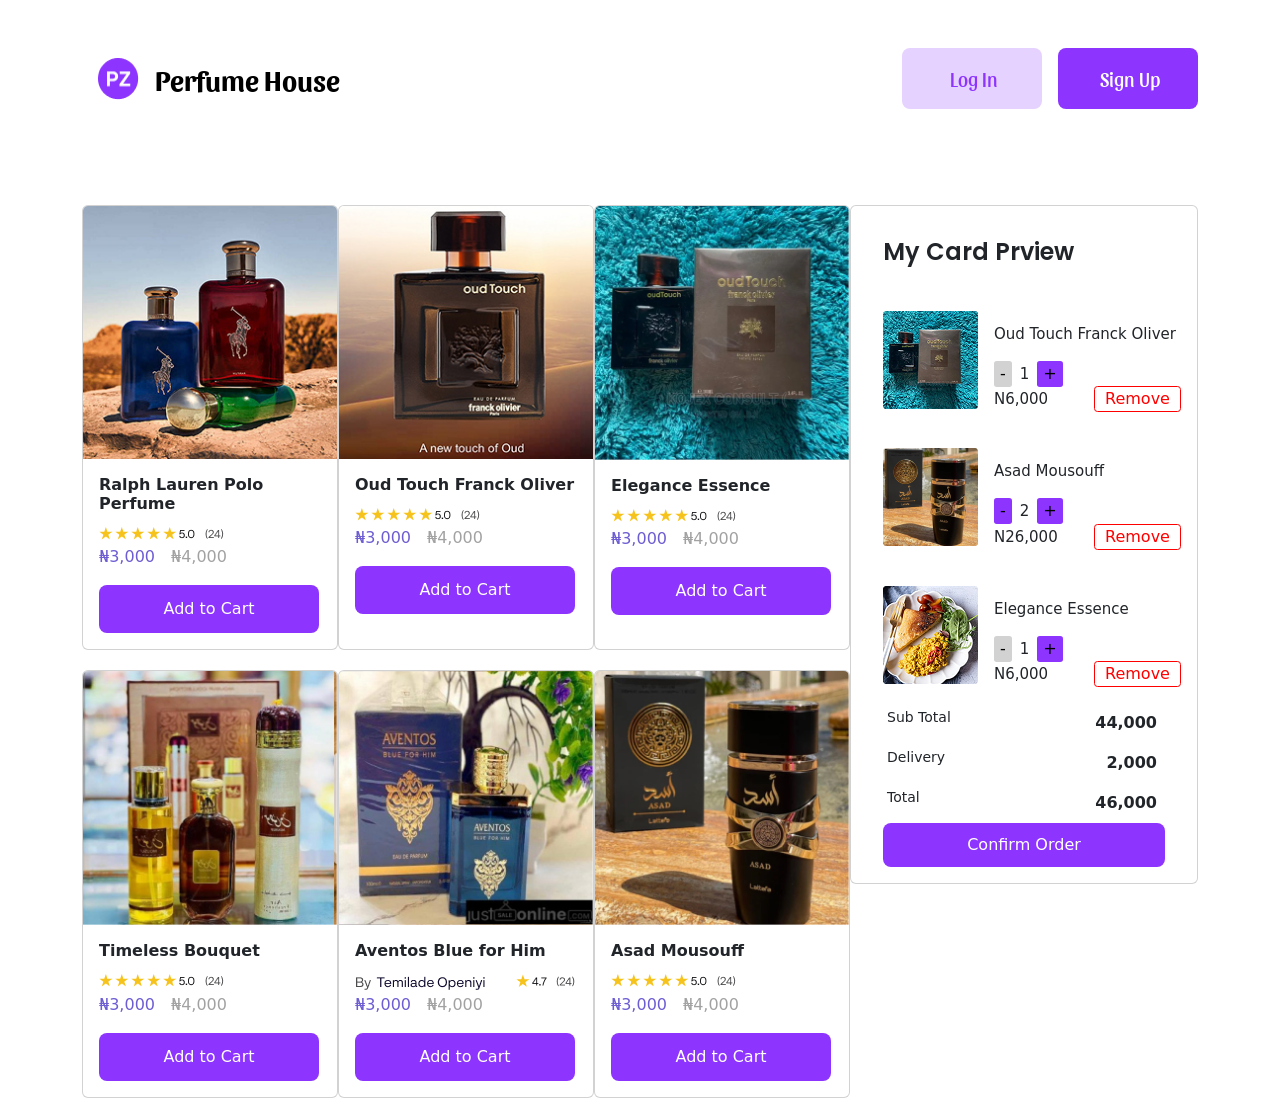
<file: index.html>
<!doctype html>
<html lang="en">

<head>
  <meta charset="UTF-8" />
  <meta name="viewport" content="width=device-width, initial-scale=1.0" />
  <title>Perfume</title>
  <link href="https://cdn.jsdelivr.net/npm/bootstrap@5.3.8/dist/css/bootstrap.min.css" rel="stylesheet"
    integrity="sha384-sRIl4kxILFvY47J16cr9ZwB07vP4J8+LH7qKQnuqkuIAvNWLzeN8tE5YBujZqJLB" crossorigin="anonymous" />
  <link rel="stylesheet" href="style.css" />
</head>

<body>
  <!-- Nav -->
  <nav class="navbar navbar-expand-lg">
    <div class="container">
      <a class="navbar-brand d-flex" href="index.html">
        <img src="assets/Group 9283 (1).png" alt="">
        <span class="d-none d-md-block">Perfume House</span>
      </a>
      <button class="navbar-toggler" type="button" data-bs-toggle="collapse" data-bs-target="#navbarSupportedContent"
        aria-controls="navbarSupportedContent" aria-expanded="false" aria-label="Toggle navigation">
        <span class="navbar-toggler-icon"></span>
      </button>
      <div class="collapse navbar-collapse" id="navbarSupportedContent">
        <ul class="navbar-nav me-auto mb-2 mb-lg-0">
        </ul>
        <div class="d-flex gap-3 nav-btn-div">
          <a href="login.html" class="btn btn-outline-success" id="btn-1">
            Log In
          </a>
          <a href="signup.html" class="btn btn-outline-success" id="btn-2">
            Sign Up
          </a>
        </div>
      </div>
    </div>
  </nav>



  <!-- Main -->
  <main class="d-flex flex-row">
    <div class="main-div container">
      <section class="cards d-flex flex-column">

        <div class="card-123 d-flex justify-content-between">
          <!-- Card 1 -->
          <div class="card">
            <img src="assets/image 1.png" class="card-img-top" alt="...">
            <div class="card-body">
              <h5 class="card-title">Ralph Lauren Polo Perfume</h5>
              <img class="item-25" src="assets/Frame 25.png" alt="frame25">
              <div class="d-flex gap-3">
                <p id="p-1">₦3,000
                <p id="p-2">₦4,000</p>
                </p>
              </div>
              <button class="card-btn">Add to Cart</button>
            </div>
          </div>

          <!-- Card 2 -->
          <div class="card">
            <img src="assets/image 1 (1).png" class="card-img-top" alt="...">
            <div class="card-body">
              <h5 class="card-title">Oud Touch Franck Oliver</h5>
              <img class="item-25" src="assets/Frame 25.png" alt="frame25">
              <div class="d-flex gap-3">
                <p id="p-1">₦3,000
                <p id="p-2">₦4,000</p>
                </p>
              </div>
              <button>Add to Cart</button>
            </div>
          </div>

          <!-- Card 3 -->
          <div class="card">
            <img src="assets/Images.png" class="card-img-top" alt="elegance">
            <div class="card-body">
              <h5 class="card-title">Elegance Essence</h5>
              <img class="item-25" src="assets/Frame 25.png" alt="frame25">
              <div class="d-flex gap-3">
                <p id="p-1">₦3,000
                <p id="p-2">₦4,000</p>
                </p>
              </div>
              <button>Add to Cart</button>
            </div>
          </div>
        </div>

        <div class="card-456 d-flex justify-content-between pt-1">
          <!-- Card 4 -->
          <div class="card">
            <img src="assets/Images (1).png" class="card-img-top" alt="...">
            <div class="card-body">
              <h5 class="card-title">Timeless Bouquet</h5>
              <img class="item-25" src="assets/Frame 25.png" alt="frame25">
              <div class="d-flex gap-3">
                <p id="p-1">₦3,000
                <p id="p-2">₦4,000</p>
                </p>
              </div>
              <button>Add to Cart</button>
            </div>
          </div>

          <!-- Card 5 -->
          <div class="card">
            <img src="assets/Images (2).png" class="card-img-top" alt="...">
            <div class="card-body">
              <h5 class="card-title">Aventos Blue for Him</h5>
              <img class="item-25" src="assets/Frame 26.png" alt="frame25">
              <div class="d-flex gap-3">
                <p id="p-1">₦3,000
                <p id="p-2">₦4,000</p>
                </p>
              </div>
              <button>Add to Cart</button>
            </div>
          </div>

          <!-- Card 6 -->
          <div class="card">
            <img src="assets/Images (3).png" class="card-img-top" alt="...">
            <div class="card-body">
              <h5 class="card-title">Asad Mousouff</h5>
              <img class="item-25" src="assets/Frame 25.png" alt="frame25">
              <div class="d-flex gap-3">
                <p id="p-1">₦3,000
                <p id="p-2">₦4,000</p>
                </p>
              </div>
              <button>Add to Cart</button>
            </div>
          </div>
        </div>
      </section>
      <!-- My Cart Preview -->
      <div>
        <div class="card mcp p-3" style="width: 348px">
          <div class="card-body">
            <h5 class="card-title">My Card Prview</h5>
          </div>

          <!-- 1 -->
          <div class="d-flex flex-column mcp-div">
            <div class="d-flex align-items-center">
              <img src="assets/Frame 1000004688.png" alt="">
              <div class="d-flex flex-column mcp-div-2">
                <div class="d-flex text-div">
                  <p>Oud Touch Franck Oliver</p>
                </div>

                <div class="d-flex gap-2 align-items-center mcp-num">
                  <button class="minus-btn-1">-</button>
                  <p class="mt-3">1</p><button class="plus-btn">+</button>
                </div>
                <div class="d-flex justify-content-between mcp-div-3">
                  <p>N6,000</p><button class="remove-btn">Remove</button>
                </div>
              </div>
            </div>
          </div>


          <!-- 2 -->
          <div class="d-flex flex-column mcp-div">
            <div class="d-flex align-items-center">
              <img src="assets/Frame 1000004688 (3).png" alt="">
              <div class="d-flex flex-column mcp-div-2">
                <div class="d-flex text-div">
                  <p>Asad Mousouff</p>
                </div>

                <div class="d-flex gap-2 align-items-center mcp-num">
                  <button class="minus-btn">-</button>
                  <p class="mt-3">2</p><button class="plus-btn">+</button>
                </div>
                <div class="d-flex justify-content-between mcp-div-3">
                  <p>N26,000</p><button class="remove-btn">Remove</button>
                </div>
              </div>
            </div>
          </div>

          <!-- 3 -->
          <div class="d-flex flex-column mcp-div">
            <div class="d-flex align-items-center">
              <img src="assets/Frame 1000004688 (4).png" alt="">
              <div class="d-flex flex-column mcp-div-2">
                <div class="d-flex text-div">
                  <p>Elegance Essence</p>
                </div>

                <div class="d-flex gap-2 align-items-center mcp-num">
                  <button class="minus-btn-1">-</button>
                  <p class="mt-3">1</p><button class="plus-btn">+</button>
                </div>
                <div class="d-flex justify-content-between mcp-div-3">
                  <p>N6,000</p><button class="remove-btn">Remove</button>
                </div>
              </div>
            </div>
          </div>

          <!-- Order Confirmation -->
          <div class="d-flex flex-column od-conf">
            <div class="d-flex justify-content-between od-conf-div">
              <p class="p-1">Sub Total</p>
              <p class="p-2">44,000</p>
            </div>
            <div class="d-flex justify-content-between od-conf-div">
              <p class="p-1">Delivery</p>
              <p class="p-2">2,000</p>
            </div>
            <div class="d-flex justify-content-between od-conf-div">
              <p class="p-1">Total</p>
              <p class="p-2">46,000</p>
            </div>
            <button>Confirm Order</button>
          </div>
        </div>


      </div>


    </div>
  </main>

  <!--  -->

  <script src="https://cdn.jsdelivr.net/npm/bootstrap@5.3.8/dist/js/bootstrap.bundle.min.js"
    integrity="sha384-FKyoEForCGlyvwx9Hj09JcYn3nv7wiPVlz7YYwJrWVcXK/BmnVDxM+D2scQbITxI"
    crossorigin="anonymous"></script>
</body>

</html>
</file>
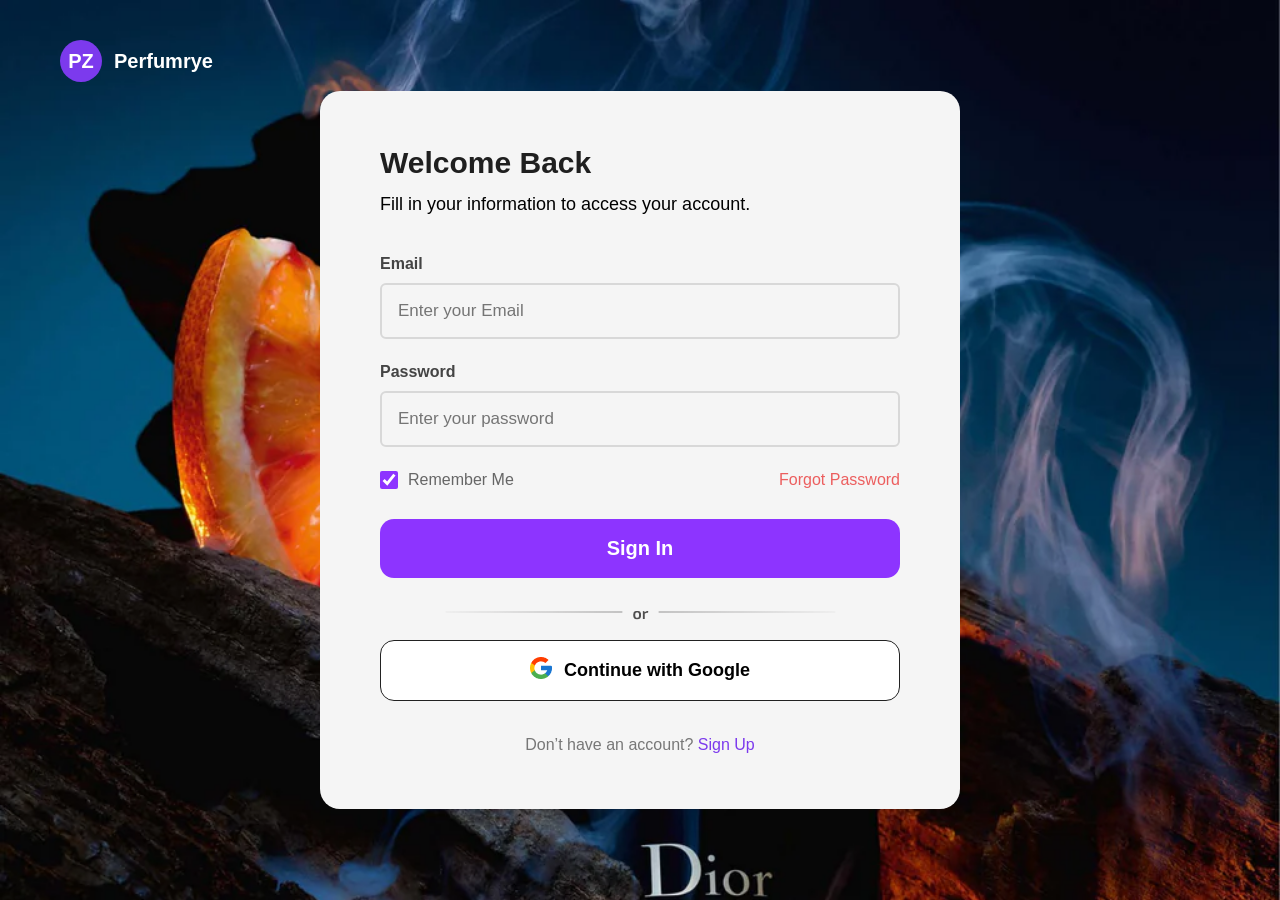
<file: login.html>
<!-- login.html -->

<!doctype html>
<html lang="en">
  <head>
    <meta charset="UTF-8" />
    <meta name="viewport" content="width=device-width, initial-scale=1.0" />
    <title>Perfume - Login</title>

    <link rel="stylesheet" href="login.css" />
  </head>

  <body>
    <div class="logo">
      <div class="logo-circle">PZ</div>
      <span>Perfumrye</span>
    </div>
    <div class="container">
      <div class="login-container">
        <h1>Welcome Back</h1>

        <p class="sub-text">Fill in your information to access your account.</p>

        <form>
          <div class="input-group">
            <label>Email</label>
            <input type="email" placeholder="Enter your Email" />
          </div>

          <div class="input-group">
            <label>Password</label>
            <input type="password" placeholder="Enter your password" />
          </div>

          <div class="options">
            <div class="remember">
              <input type="checkbox" checked />
              <span>Remember Me</span>
            </div>

            <a href="#" class="forgot">Forgot Password</a>
          </div>

          <button class="signin-btn" type="submit">Sign In</button>

          <div class="form-img-div">
            <img src="assets/Frame 113.png" alt="form-img2" />
          </div>

          <button class="google-btn" type="button">
            <span><img src="assets/🦆 icon _google_.png" alt="" /></span>
            Continue with Google
          </button>

          <div class="bottom-text">
            Don’t have an account?
            <a href="signup.html">Sign Up</a>
          </div>
        </form>
      </div>
    </div>
    
  </body>
</html>
</file>
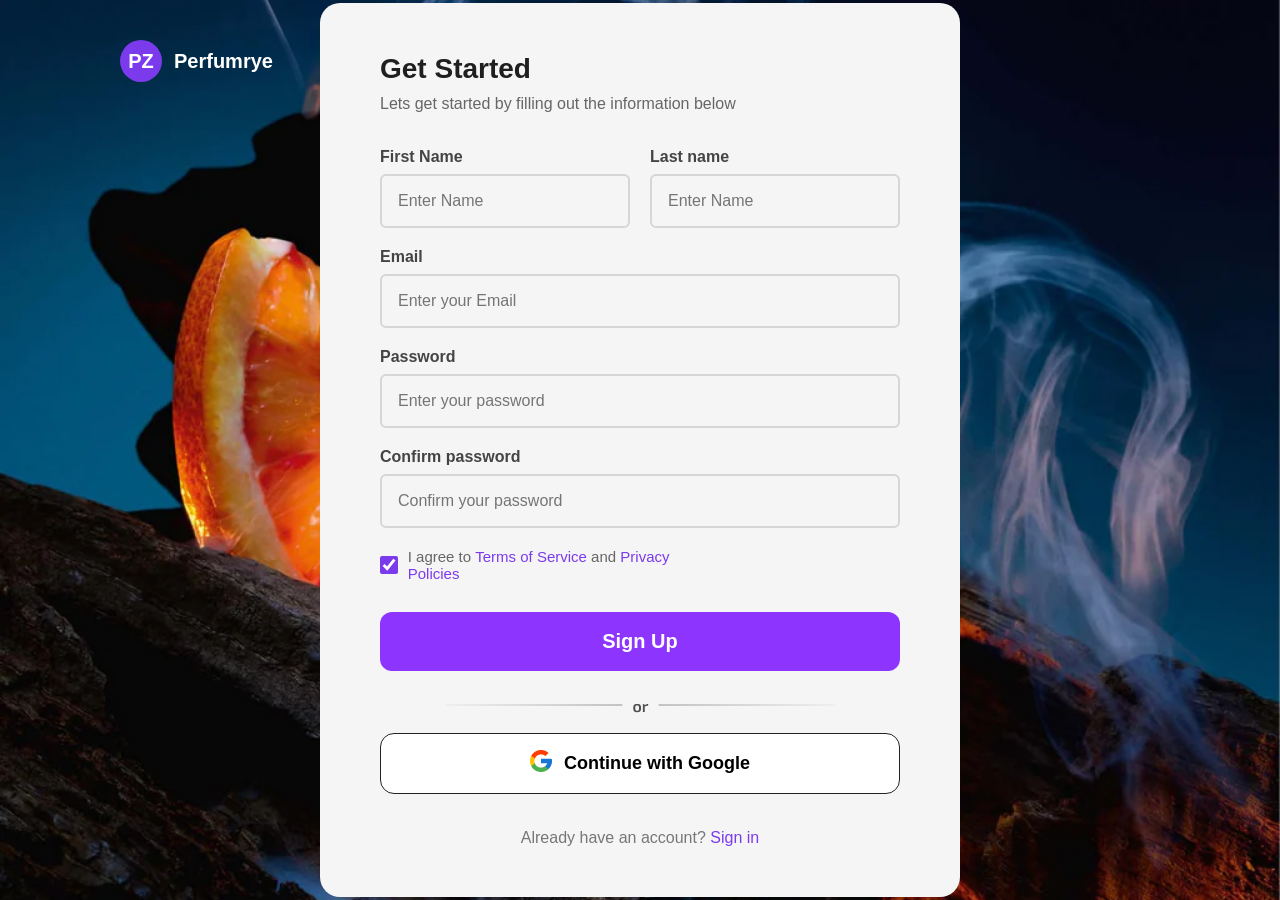
<file: signup.html>
<!-- signup.html -->

<!doctype html>
<html lang="en">
  <head>
    <meta charset="UTF-8" />
    <meta name="viewport" content="width=device-width, initial-scale=1.0" />
    <title>Perfume - Sign Up</title>

    <link rel="stylesheet" href="signup.css" />
  </head>

  <body>
    <div class="logo">
      <div class="logo-circle">PZ</div>
      <span>Perfumrye</span>
    </div>

    <div class="signup-container">
      <h1>Get Started</h1>

      <p class="sub-text">
        Lets get started by filling out the information below
      </p>

      <form>
        <div class="form-div">
          <div class="row">
            <div class="input-group">
              <label>First Name</label>
              <input type="text" placeholder="Enter Name" />
            </div>

            <div class="input-group">
              <label>Last name</label>
              <input type="text" placeholder="Enter Name" />
            </div>
          </div>

          <div class="input-group full-width">
            <label>Email</label>
            <input type="email" placeholder="Enter your Email" />
          </div>

          <div class="input-group full-width">
            <label>Password</label>
            <input type="password" placeholder="Enter your password" />
          </div>

          <div class="input-group full-width">
            <label>Confirm password</label>
            <input type="password" placeholder="Confirm your password" />
          </div>

          <div class="checkbox">
            <input type="checkbox" checked />

            <p>
              I agree to
              <a href="#">Terms of Service</a>
              and
              <a href="#">Privacy Policies</a>
            </p>
          </div>

          <div class="form-final d-flex justify-content-center">
            <button class="signup-btn" type="submit">Sign Up</button>
<div class="form-img-div">
  <img src="assets/Frame 113.png" alt="form-img2">
</div>
            <button class="google-btn" type="button">
              <span><img src="assets/🦆 icon _google_.png" alt="" /></span>
              Continue with Google
            </button>
          </div>
          <div class="bottom-text">
            Already have an account?
            <a href="login.html">Sign in</a>
          </div>
        </div>
      </form>
    </div>
  </body>
</html>
</file>
<file: style.css>
@import url("https://fonts.googleapis.com/css2?family=Sansita:ital,wght@0,400;0,700;0,800;0,900;1,400;1,700;1,800;1,900&display=swap");
@import url("https://fonts.googleapis.com/css2?family=Poppins:ital,wght@0,100;0,200;0,300;0,400;0,500;0,600;0,700;0,800;0,900;1,100;1,200;1,300;1,400;1,500;1,600;1,700;1,800;1,900&display=swap");

/* Nav */

.navbar {
  padding: 3rem 0;
}

.navbar-brand img {
  padding-right: 1rem;
}

.navbar form a {
  width: 140px;
  height: 61px;
  padding: 10px;
  border-radius: 8px;
  border: none;
  font-size: 20px;
  font-weight: 500;
}

.navbar a {
  font-size: 28px;
  font-weight: 700;
  font-family: "Sansita", sans-serif;
  padding-left: 1rem;
}
nav #btn-1 {
  display: flex;
  justify-content: center;
  align-items: center;
  font-size: 20px;
  font-weight: 500;
  color: #8d34ff;
  background-color: #e6d2ff;
  border: none;
  width: 140px;
  height: 61px;
  border-radius: 8px;
  border: none;
}

nav #btn-2 {
  display: flex;
  justify-content: center;
  align-items: center;
  font-size: 20px;
  font-weight: 500;
  color: white;
  background-color: #8d34ff;
  border: none;
  width: 140px;
  height: 61px;
  border-radius: 8px;
  border: none;
}

/* Main */

.main-div {
  margin-top: 3rem;
  display: flex;
  justify-content: space-between;
}
.card {
  display: flex;
  margin: 0 auto;
  width: 375px;
  margin-bottom: 1rem;
}

.cards .card button {
  padding: 12px 42.5px;
  background-color: #8d34ff;
  border-radius: 8px;
  width: 220px;
  color: white;
  border: none;
}
.card #p-1 {
  color: #6d5dd3;
  font-weight: 500;
}

.card #p-2 {
  color: #a2a2a2;
  font-weight: 500;
}

.cards .card {
  width: 256px;
}

.card h5 {
  font-size: 16px;
  font-weight: 700;
}

main section {
  display: flex;
  width: 838px;
}

main section .card {
  width: 256px;
}

/* My Cart Preview */
.mcp {
  width: 348px;
}

.mcp h5 {
  font-size: 24px;
  font-weight: 600;
  font-family: "Poppins", sans-serif;
}

.mcp img {
  width: 95px;
  height: 98px;
  margin-right: 1rem;
}

.plus-btn {
  background-color: #8d34ff;
  border: none;
  border-radius: 2.79px;
}

.minus-btn {
  background-color: #8d34ff;
  border: none;
  border-radius: 2.79px;
}

.mcp .text-div {
  margin-top: 2rem;
}

.mcp-div {
  padding-left: 1rem;
}

.mcp-div-2 {
  width: 100%;
}

.mcp-div-3 {
  display: flex;
  align-items: center;
}

.od-conf {
  padding: 0 1rem;
}

.od-conf .p-1 {
  font-weight: 500;
  font-size: 14px;
}

.od-conf .p-2 {
  font-weight: 800;
  font-size: 16px;
}

.od-conf-div {
  height: 2.5rem;
}

.od-conf button {
  background-color: #8d34ff;
  border-radius: 8px;
  height: 44px;
  border: none;
  color: white;
}

.mcp-div p {
  font-size: 15px;
  font-weight: 500;
}

.mcp-num {
  height: 25px;
}

.mcp .remove-btn {
  justify-content: center;
  align-items: center;
  display: flex;
  color: red;
  width: 87px;
  height: 26px;
  background-color: white;
  border: 1px solid red;
  border-radius: 3.5px;
  margin-bottom: 1rem;
}

.mcp .plus-btn {
  border: none;
}

.mcp .minus-btn-1 {
  background-color: #d2d2d2;
  border: none;
  border-radius: 2.79px;
}

@media (max-width: 425px) {
/* Nav */

  .navbar {
    padding: 1rem 0;
  }

  .navbar a {
    display: none;
  }

  nav form {
    display: flex;
    flex-direction: column;
    align-items: center;
  }
  .nav-btn-div {
display: flex;
flex-direction: column;
justify-content: center;
align-items: center;
  }

  nav #btn-1 {
    margin-top: 2rem;
    width: 300px;
    height: 61px;
  }

  nav #btn-2 {
    width: 300px;
    height: 61px;
  }

  /* Main */

  main {
    display: flex;
    flex-direction: column;
    justify-content: center;
    overflow: hidden;
  }
  .main-div {
    display: flex;

    flex-direction: column;
  }

  .card-123,
  .card-456 {
    display: flex;
    flex-direction: column;
  }

  .cards .card {
    width: 100%;
  }

  .cards {
    display: flex;
    justify-content: center;
    width: 100%;
  }

  .cards button {
    padding: 12px 42.5px;
    color: white;
    background-color: #8d34ff;
    border-radius: 8px;
    font-weight: 500;
    font-family: "Poppins", sans-serif;
    border: none;
  }

  .card h5 {
    font-size: 20.88px;
  }

  .cards .card button {
    width: 100%;
  }

.cards .card .item-25 {
width: 163px;
height: 18px;
}

.card {
  margin-bottom: 3rem;
}

  .card #p-1 {
    color: #6d5dd3;
    font-weight: 500;
    font-size: 20.88px;
  }

  .card #p-2 {
    color: #a2a2a2;
    font-weight: 500;
    font-size: 20.88px;
  }

  .mcp {
box-shadow: 1px 5px 19.25px 1px gray ;
border-radius: 8px;
  }

}
</file>
<file: login.css>
* {
  margin: 0;
  padding: 0;
  box-sizing: border-box;
  font-family: Arial, Helvetica, sans-serif;
}

body {
  height: 100vh;
  display: flex;
  justify-content: center;
  align-items: center;
  position: relative;
  background-image: url(assets/img.png);
  background-repeat: no-repeat;
  background-size: cover;
}

.login-container {
  background-color: white;
}

.logo {
  position: absolute;
  top: 40px;
  left: 60px;
  display: flex;
  align-items: center;
  gap: 12px;
  color: white;
  font-size: 20px;
  font-weight: bold;
}

.logo-circle {
  width: 42px;
  height: 42px;
  border-radius: 50%;
  background: #7c3aed;
  display: flex;
  justify-content: center;
  align-items: center;
  color: white;
  font-weight: bold;
}

.login-container {
  width: 640px;
  background: #f5f5f5;
  border-radius: 20px;
  padding: 55px 60px;
}

.login-container h1 {
  font-size: 30px;
  margin-bottom: 14px;
  color: #1f1f1f;
}

.sub-text {
  margin-bottom: 40px;
  font-size: 18px;
}

.input-group {
  display: flex;
  flex-direction: column;
  margin-bottom: 24px;
}

.input-group label {
  margin-bottom: 10px;
  font-size: 16px;
  font-weight: 600;
  color: #444;
}

.input-group input {
  width: 100%;
  padding: 16px;
  border: 2px solid #d8d8d8;
  border-radius: 6px;
  font-size: 17px;
  outline: none;
  background: transparent;
}

.options {
  display: flex;
  justify-content: space-between;
  align-items: center;
  margin-bottom: 30px;
}

.remember {
  display: flex;
  align-items: center;
  gap: 10px;
  color: #666;
  font-size: 16px;
}

.remember input {
  width: 18px;
  height: 18px;
  accent-color: #8d34ff;
}

.forgot {
  color: #ec5e5e;
  text-decoration: none;
  font-size: 16px;
}

.signin-btn {
  width: 100%;
  padding: 18px;
  border: none;
  border-radius: 14px;
  background-color: #8d34ff;
  color: white;
  font-size: 20px;
  font-weight: bold;
  cursor: pointer;
  margin-bottom: 25px;
}

.divider {
  display: flex;
  align-items: center;
  text-align: center;
  margin-bottom: 25px;
  color: #666;
  font-weight: 600;
}

.google-btn {
  width: 100%;
  padding: 16px;
  border-radius: 14px;
  border: 1.5px solid #222;
  background: white;
  font-size: 18px;
  font-weight: 600;
  display: flex;
  justify-content: center;
  align-items: center;
  gap: 12px;
  cursor: pointer;
}

.bottom-text {
  text-align: center;
  margin-top: 35px;
  color: #777;
  font-size: 16px;
}

.bottom-text a {
  color: #7c3aed;
  text-decoration: none;
  font-weight: 500;
}

form {
  
}

.form-img-div {
  display: flex;
  justify-content: center;
  margin-bottom: 1rem;
}

@media (max-width: 500px) {
  body {
    padding: 30px 0;
  }

  .login-container {
    width: 100%;
    padding: 35px 10px;
    margin: 100px 0;
  }


  .logo {
    top: 20px;
    left: 20px;
  }

  .options {
    flex-direction: column;
    align-items: flex-start;
    gap: 15px;
  }

  form {
    max-width: 100%;
    box-shadow: 1px 5px 19.25px 1px gray ;
border-radius: 8px;
  }

    .form-div {
    width: 100%;
    margin: 2rem;
    /* overflow-x: none; */
  }
  .container {
    max-width: 100%;
  }
}
</file>
<file: signup.css>
* {
  margin: 0;
  padding: 0;
  box-sizing: border-box;
  font-family: Arial, Helvetica, sans-serif;
}

body {
  height: 100vh;
  display: flex;
  justify-content: center;
  align-items: center;
  position: relative;
  background-image: url(assets/img.png);
  background-repeat: no-repeat;
  background-size: cover;
}

.logo {
  position: absolute;
  top: 40px;
  left: 120px;
  display: flex;
  align-items: center;
  gap: 12px;
  color: white;
  font-size: 20px;
  font-weight: bold;
}

.logo-circle {
  width: 42px;
  height: 42px;
  border-radius: 50%;
  background: #7c3aed;
  display: flex;
  justify-content: center;
  align-items: center;
  color: white;
  font-weight: bold;
}

.signup-container {
  width: 640px;
  background: #f5f5f5;
  border-radius: 20px;
  padding: 50px 60px;
}

.signup-container h1 {
  font-size: 28px;
  margin-bottom: 10px;
  color: #1f1f1f;
}

.sub-text {
  color: #666;
  margin-bottom: 35px;
}

.row {
  display: flex;
  gap: 20px;
  margin-bottom: 20px;
}

.input-group {
  width: 100%;
  display: flex;
  flex-direction: column;
}

.input-group label {
  margin-bottom: 8px;
  font-size: 16px;
  font-weight: 600;
  color: #444;
}

.input-group input {
  width: 100%;
  padding: 16px;
  border: 2px solid #d6d6d6;
  border-radius: 6px;
  font-size: 16px;
  outline: none;
  background: transparent;
}

.full-width {
  margin-bottom: 20px;
}

.checkbox {
  display: flex;
  align-items: center;
  gap: 10px;
  margin-top: 10px;
  margin-bottom: 30px;
  color: #666;
  font-size: 15px;
  width: 340px;
}

.checkbox input {
  width: 18px;
  height: 18px;
  accent-color: #7c3aed;
}

.checkbox a {
  color: #7c3aed;
  text-decoration: none;
  font-weight: 500;
}

.signup-btn {
  width: 100%;
  padding: 18px;
  border: none;
  border-radius: 12px;
  color: white;
  font-size: 20px;
  font-weight: bold;
  cursor: pointer;
  margin-bottom: 25px;
  background-color: #8D34FF;
}

.divider {
  display: flex;
  align-items: center;
  text-align: center;
  margin-bottom: 25px;
  color: #666;
  font-weight: 600;
}

.google-btn {
  width: 100%;
  padding: 16px;
  border-radius: 14px;
  border: 1.5px solid #222;
  background: white;
  font-size: 18px;
  font-weight: 600;
  display: flex;
  justify-content: center;
  align-items: center;
  gap: 12px;
  cursor: pointer;
}

.bottom-text {
  text-align: center;
  margin-top: 35px;
  color: #777;
  font-size: 16px;
}

.bottom-text a {
  color: #7c3aed;
  text-decoration: none;
  font-weight: 500;
}

.form-img-div {
  display: flex;
  justify-content: center;
  margin-bottom: 1rem;
}

@media (max-width: 500px) {
body {
  display: flex;
  flex-direction: column;
  justify-content: center;
  align-items: center;
  background-image: url(assets/img.png);
  background-repeat: no-repeat;
  background-size: cover;
}

.logo {
  top: 0;
  left: 0;
  display: flex;
  align-items: center;
  gap: 12px;
  color: white;
  font-size: 20px;
  font-weight: bold;
  border: 2px solid red;
}

  .signup-container {
    width: 100%;
    padding: 35px 25px;
  }

  .row {
    flex-direction: column;
    gap: 20px;
  }

  .logo {
    top: 20px;
    left: 20px;
  }

  /* Form */
  .form-div {
    width: 300px;
    margin: 2rem;
    overflow-x: none;
  }



}
</file>
